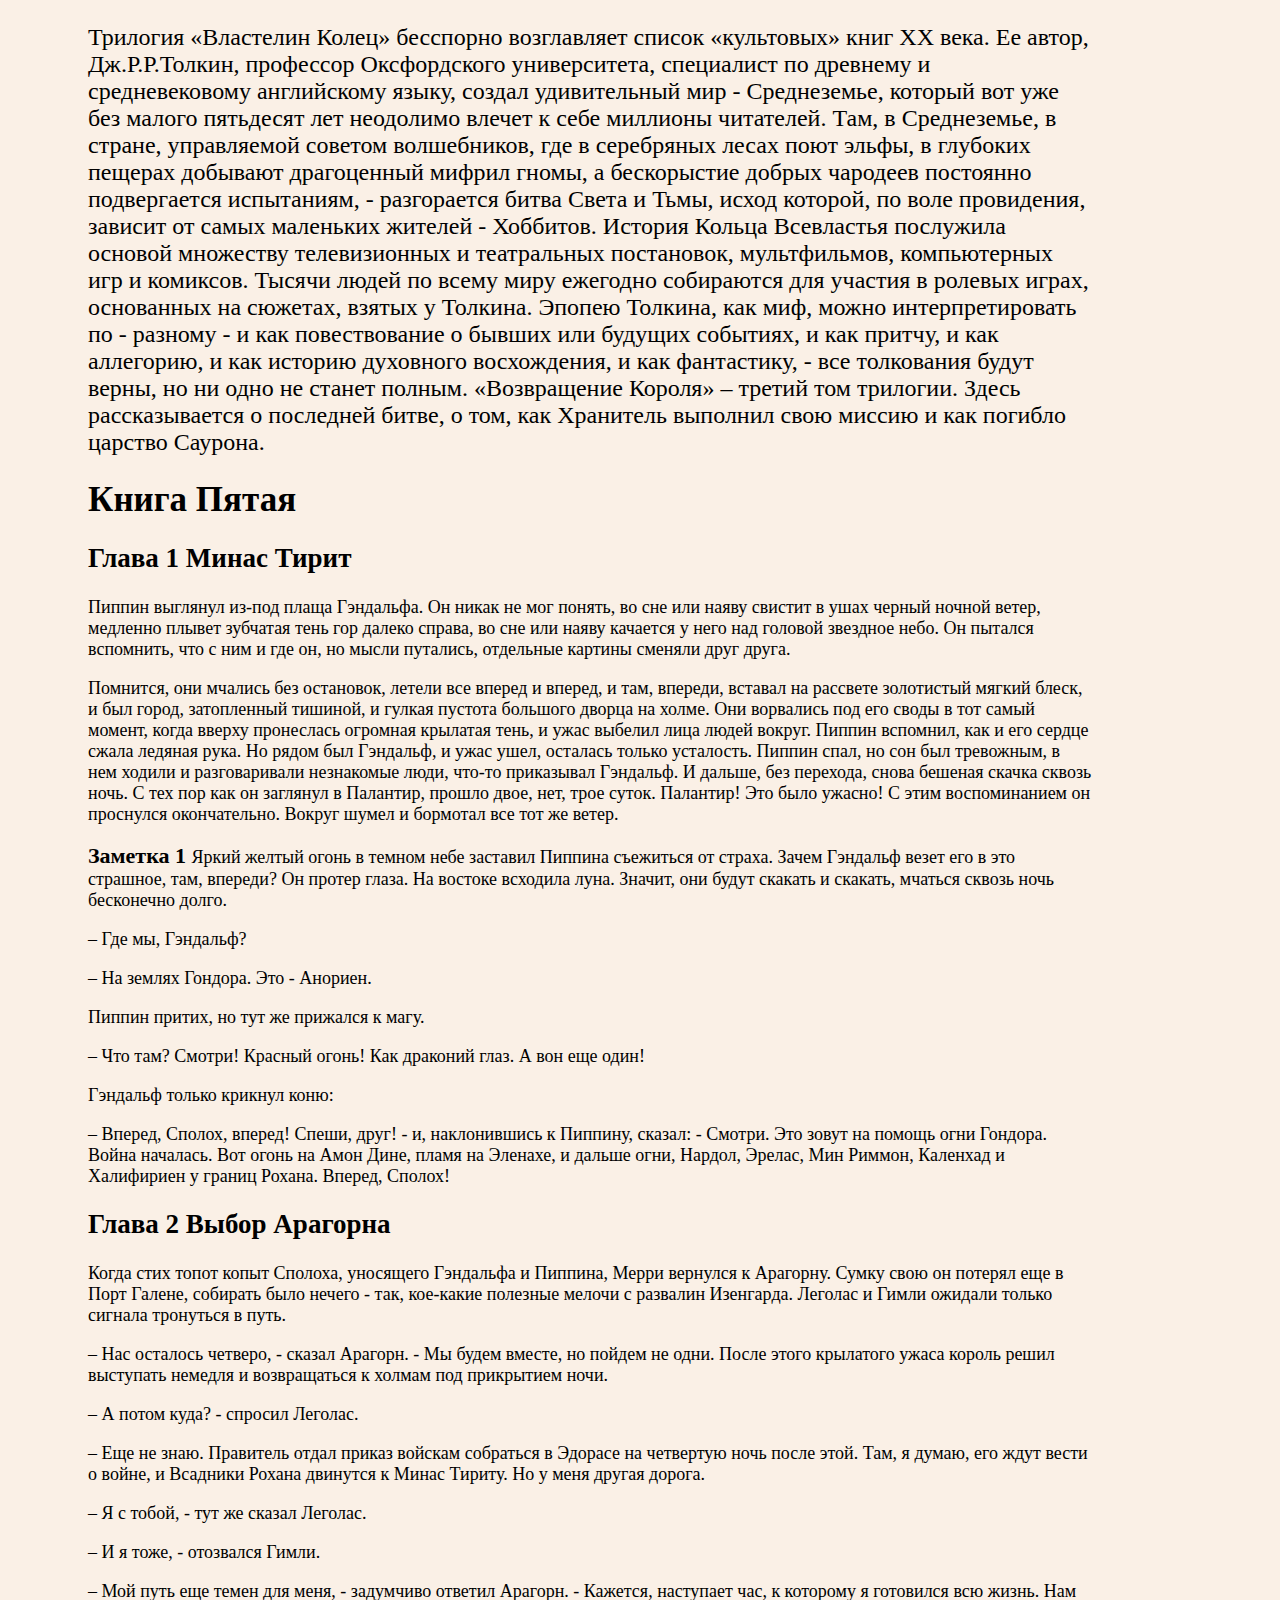
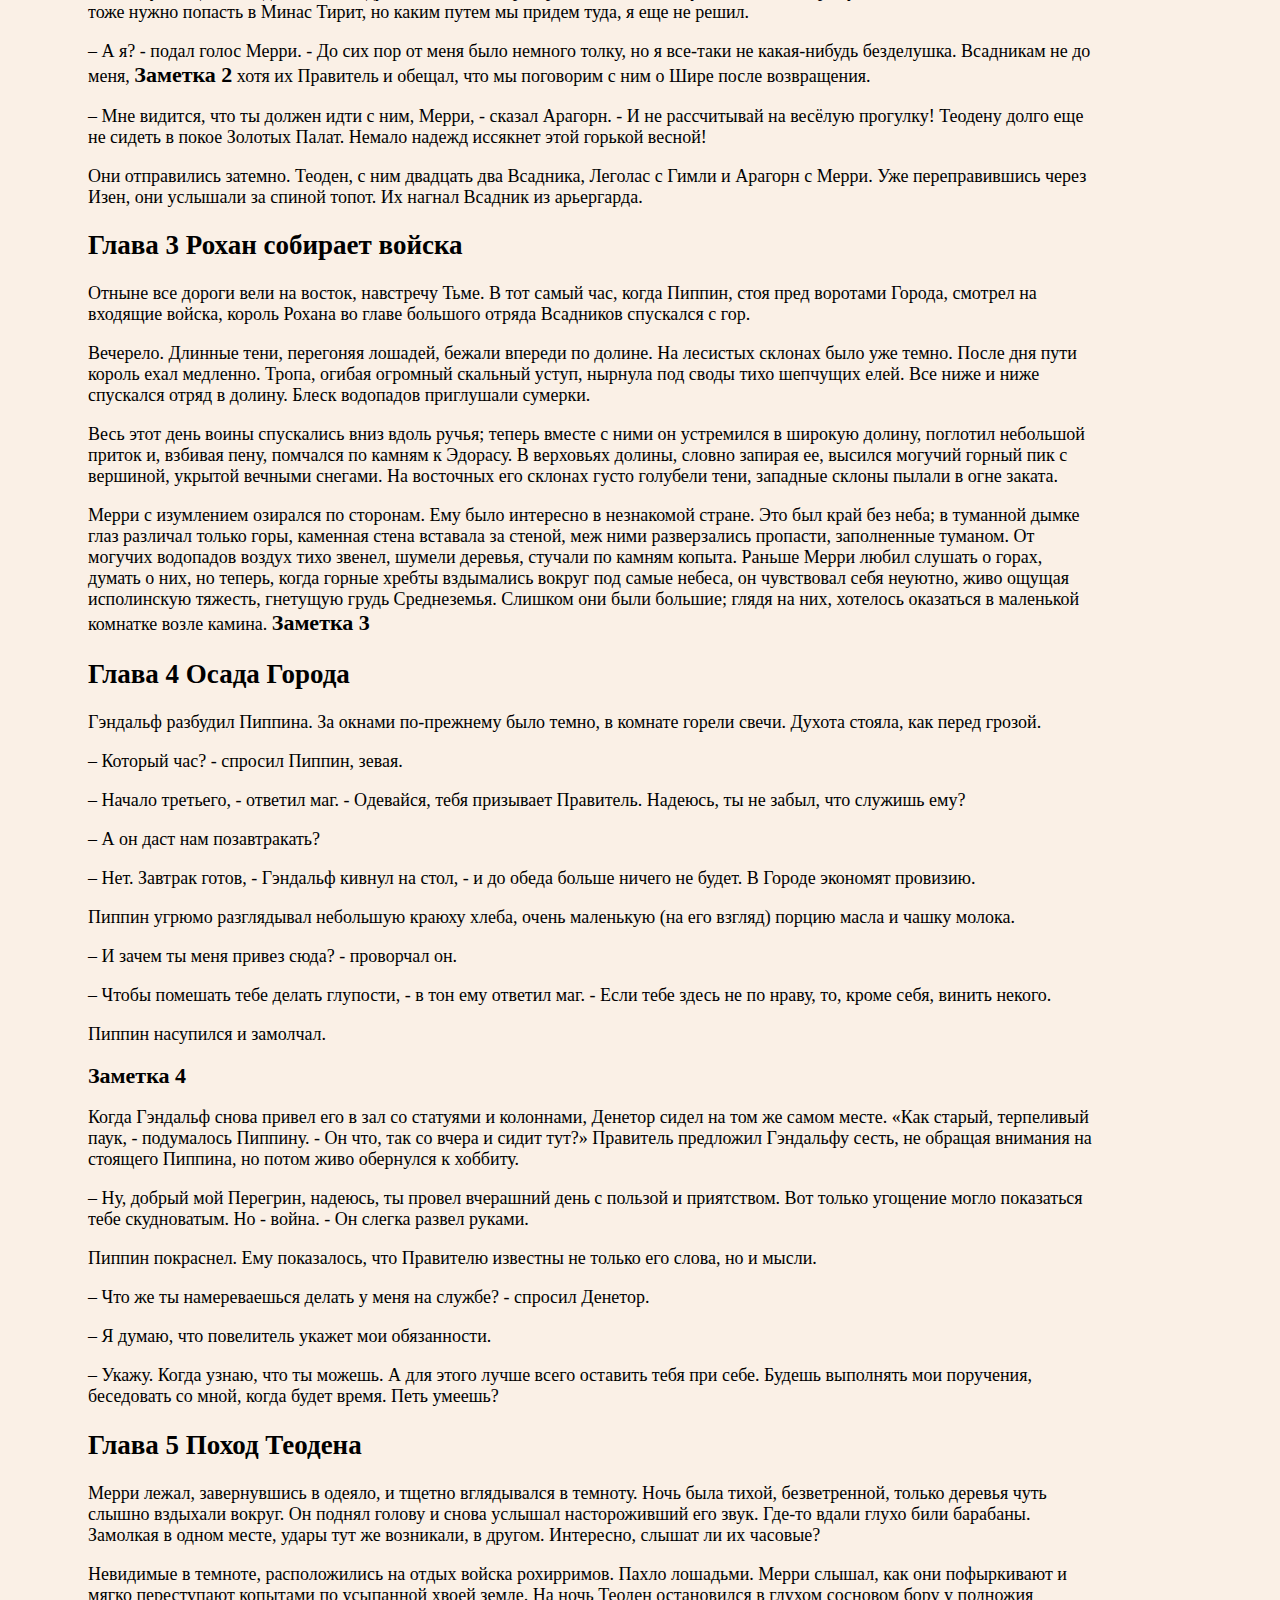
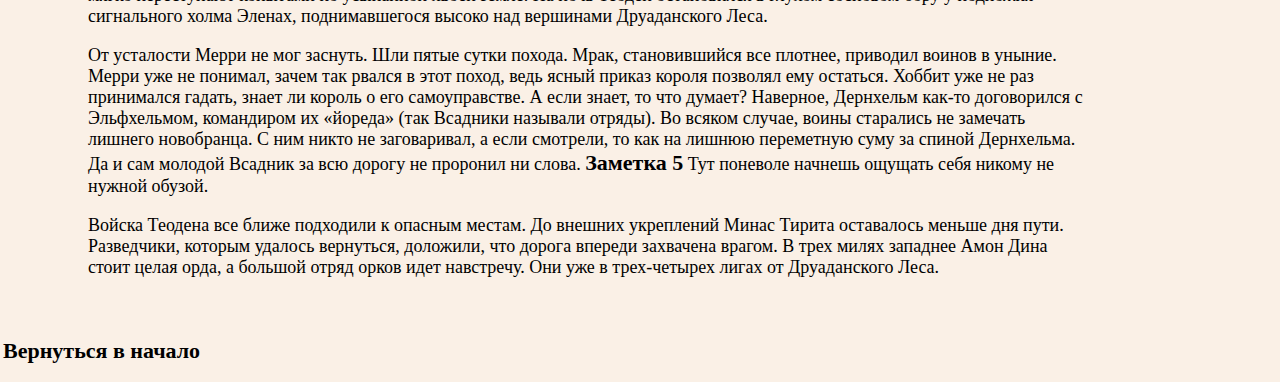
<file: 1-zad/index.html>
<!DOCTYPE html>
<html lang="en">
<head>
  <meta charset="UTF-8">
  <meta name="viewport" content="width=device-width, initial-scale=1.0">
  <meta http-equiv="X-UA-Compatible" content="ie=edge">
  <title>HomeWork1</title>
  <link rel="stylesheet" href="css/style.css">
</head>
<body>
<div class="container">
  <div class="hedder">

    <p id="toup">Трилогия «Властелин Колец» бесспорно возглавляет список «культовых» 
    книг XX века. Ее автор, Дж.Р.Р.Толкин, профессор Оксфордского университета, специалист по древнему и средневековому английскому языку, создал удивительный мир - Среднеземье, который вот уже без малого пятьдесят лет неодолимо влечет к себе миллионы читателей. Там, в Среднеземье, в стране, управляемой советом волшебников, где в серебряных лесах поют эльфы, в глубоких пещерах добывают драгоценный мифрил гномы, а бескорыстие добрых чародеев постоянно подвергается испытаниям, - разгорается битва Света и Тьмы, исход которой, по воле провидения, зависит от самых маленьких жителей - Хоббитов. История Кольца Всевластья послужила основой множеству телевизионных и театральных постановок, мультфильмов, компьютерных игр и комиксов. Тысячи людей по всему миру ежегодно собираются для участия в ролевых играх, основанных на сюжетах, взятых у Толкина. Эпопею Толкина, как миф, можно интерпретировать по - разному - и как повествование о бывших или будущих событиях, и как притчу, и как аллегорию, и как историю духовного восхождения, и как фантастику, - все толкования будут верны, но ни одно не станет полным. «Возвращение Короля» – третий том трилогии. Здесь рассказывается о последней битве, о том, как Хранитель выполнил свою миссию и как погибло царство Саурона.</p>

     <h1 class="main.haedder">Книга Пятая</h1>

    <div class="nav">
      <ul>
        <li><a href="#part1">Глава 1 Минас Тирит</a>      
          <ul>
            <li><a href="#notes1">Заметка 1</a></li>
          </ul>
        </li>
      </ul>
      <ul>
        <li><a href="#part2">Глава 2 Выбор Арагорна</a>
          <ul>
            <li><a href="#notes2">Заметка 2</a></li>
          </ul>
        </li>
      </ul>
      <ul>
        <li><a href="#part3">Глава 3 Рохан собирает войска</a>
          <ul>
            <li><a href="#notes3">Заметка 3</a></li>
          </ul>
        </li>
      </ul>
      <ul>
        <li><a href="#part4">Глава 4 Осада Города</a>
          <ul>
            <li><a href="#notes4">Заметка 4</a></li>
          </ul>
        </li>
      </ul>
      <ul>
        <li><a href="#part5">Глава 5 Поход Теодена</a>
          <ul>
            <li><a href="#notes5">Заметка 5</a></li>
          </ul>
        </li>
      </ul>
    </div> <!-- div.nav -->


 </div> <!-- div.hedder -->
<div class="main">
  <h2 id="part1">Глава 1 Минас Тирит</h2>
  <p>Пиппин выглянул из-под плаща Гэндальфа. Он никак не мог понять, во сне или наяву свистит в ушах черный ночной ветер, медленно плывет зубчатая тень гор далеко справа, во сне или наяву качается у него над головой звездное небо. Он пытался вспомнить, что с ним и где он, но мысли путались, отдельные картины сменяли друг друга.</p>
  <p>Помнится, они мчались без остановок, летели все вперед и вперед, и там, впереди, вставал на рассвете золотистый мягкий блеск, и был город, затопленный тишиной, и гулкая пустота большого дворца на холме. Они ворвались под его своды в тот самый момент, когда вверху пронеслась огромная крылатая тень, и ужас выбелил лица людей вокруг. Пиппин вспомнил, как и его сердце сжала ледяная рука. Но рядом был Гэндальф, и ужас ушел, осталась только усталость. Пиппин спал, но сон был тревожным, в нем ходили и разговаривали незнакомые люди, что-то приказывал Гэндальф. И дальше, без перехода, снова бешеная скачка сквозь ночь. С тех пор как он заглянул в Палантир, прошло двое, нет, трое суток. Палантир! Это было ужасно! С этим воспоминанием он проснулся окончательно. Вокруг шумел и бормотал все тот же ветер.</p>
   <p><span id="notes1">Заметка 1 </span>Яркий желтый огонь в темном небе заставил Пиппина съежиться от страха. Зачем Гэндальф везет его в это страшное, там, впереди? Он протер глаза. На востоке всходила луна. Значит, они будут скакать и скакать, мчаться сквозь ночь бесконечно долго.
 </p>
 <p>– Где мы, Гэндальф?</p>
 <p>– На землях Гондора. Это - Анориен.</p>
 <p>Пиппин притих, но тут же прижался к магу.</p>
 <p>– Что там? Смотри! Красный огонь! Как драконий глаз. А вон еще один!</p>
 <p>Гэндальф только крикнул коню:</p>
 <p>– Вперед, Сполох, вперед! Спеши, друг! - и, наклонившись к Пиппину, сказал: - Смотри. Это зовут на помощь огни Гондора. Война началась. Вот огонь на Амон Дине, пламя на Эленахе, и дальше огни, Нардол, Эрелас, Мин Риммон, Каленхад и Халифириен у границ Рохана. Вперед, Сполох!</p>
 <h2 id="part2">Глава 2 Выбор Арагорна</h2>
 <p>Когда стих топот копыт Сполоха, уносящего Гэндальфа и Пиппина, Мерри вернулся к Арагорну. Сумку свою он потерял еще в Порт Галене, собирать было нечего - так, кое-какие полезные мелочи с развалин Изенгарда. Леголас и Гимли ожидали только сигнала тронуться в путь.</p>
 <p>– Нас осталось четверо, - сказал Арагорн. - Мы будем вместе, но пойдем не одни. После этого крылатого ужаса король решил выступать немедля и возвращаться к холмам под прикрытием ночи.</p>
 <p>– А потом куда? - спросил Леголас.</p>
 <p>– Еще не знаю. Правитель отдал приказ войскам собраться в Эдорасе на четвертую ночь после этой. Там, я думаю, его ждут вести о войне, и Всадники Рохана двинутся к Минас Тириту. Но у меня другая дорога.</p>
 <p>– Я с тобой, - тут же сказал Леголас.</p>
 <p>– И я тоже, - отозвался Гимли.</p>
 <p>– Мой путь еще темен для меня, - задумчиво ответил Арагорн. - Кажется, наступает час, к которому я готовился всю жизнь. Нам тоже нужно попасть в Минас Тирит, но каким путем мы придем туда, я еще не решил.</p>
 <p>– А я? - подал голос Мерри. - До сих пор от меня было немного толку, но я все-таки не какая-нибудь безделушка. Всадникам не до меня, <span id="notes2">Заметка 2</span> хотя их Правитель и обещал, что мы поговорим с ним о Шире после возвращения.</p>
 <p>– Мне видится, что ты должен идти с ним, Мерри, - сказал Арагорн. - И не рассчитывай на весёлую прогулку! Теодену долго еще не сидеть в покое Золотых Палат. Немало надежд иссякнет этой горькой весной!</p>
 <p>Они отправились затемно. Теоден, с ним двадцать два Всадника, Леголас с Гимли и Арагорн с Мерри. Уже переправившись через Изен, они услышали за спиной топот. Их нагнал Всадник из арьергарда.</p>
 <h2 id="part3">Глава 3 Рохан собирает войска</h2>
 <p>Отныне все дороги вели на восток, навстречу Тьме. В тот самый час, когда Пиппин, стоя пред воротами Города, смотрел на входящие войска, король Рохана во главе большого отряда Всадников спускался с гор.</p>
 <p>Вечерело. Длинные тени, перегоняя лошадей, бежали впереди по долине. На лесистых склонах было уже темно. После дня пути король ехал медленно. Тропа, огибая огромный скальный уступ, нырнула под своды тихо шепчущих елей. Все ниже и ниже спускался отряд в долину. Блеск водопадов приглушали сумерки.</p>
 <p>Весь этот день воины спускались вниз вдоль ручья; теперь вместе с ними он устремился в широкую долину, поглотил небольшой приток и, взбивая пену, помчался по камням к Эдорасу. В верховьях долины, словно запирая ее, высился могучий горный пик с вершиной, укрытой вечными снегами. На восточных его склонах густо голубели тени, западные склоны пылали в огне заката.</p>
 <p>Мерри с изумлением озирался по сторонам. Ему было интересно в незнакомой стране. Это был край без неба; в туманной дымке глаз различал только горы, каменная стена вставала за стеной, меж ними разверзались пропасти, заполненные туманом. От могучих водопадов воздух тихо звенел, шумели деревья, стучали по камням копыта. Раньше Мерри любил слушать о горах, думать о них, но теперь, когда горные хребты вздымались вокруг под самые небеса, он чувствовал себя неуютно, живо ощущая исполинскую тяжесть, гнетущую грудь Среднеземья. Слишком они были большие; глядя на них, хотелось оказаться в маленькой комнатке возле камина. <span id="notes3">Заметка 3</span></p>
 <h2 id="part4">Глава 4 Осада Города</h2>
 <p>Гэндальф разбудил Пиппина. За окнами по-прежнему было темно, в комнате горели свечи. Духота стояла, как перед грозой.</p>
 <p>– Который час? - спросил Пиппин, зевая.</p>
 <p>– Начало третьего, - ответил маг. - Одевайся, тебя призывает Правитель. Надеюсь, ты не забыл, что служишь ему?</p>
 <p>– А он даст нам позавтракать?</p>
 <p>– Нет. Завтрак готов, - Гэндальф кивнул на стол, - и до обеда больше ничего не будет. В Городе экономят провизию.</p>
 <p>Пиппин угрюмо разглядывал небольшую краюху хлеба, очень маленькую (на его взгляд) порцию масла и чашку молока.</p>
 <p>– И зачем ты меня привез сюда? - проворчал он.</p>
 <p>– Чтобы помешать тебе делать глупости, - в тон ему ответил маг. - Если тебе здесь не по нраву, то, кроме себя, винить некого.</p>
 <p>Пиппин насупился и замолчал.</p>
 <p><span id="notes4">Заметка 4</span></p>
 <p>Когда Гэндальф снова привел его в зал со статуями и колоннами, Денетор сидел на том же самом месте. «Как старый, терпеливый паук, - подумалось Пиппину. - Он что, так со вчера и сидит тут?» Правитель предложил Гэндальфу сесть, не обращая внимания на стоящего Пиппина, но потом живо обернулся к хоббиту.</p>
 <p>– Ну, добрый мой Перегрин, надеюсь, ты провел вчерашний день с пользой и приятством. Вот только угощение могло показаться тебе скудноватым. Но - война. - Он слегка развел руками.</p>
 <p>Пиппин покраснел. Ему показалось, что Правителю известны не только его слова, но и мысли.</p>
 <p>– Что же ты намереваешься делать у меня на службе? - спросил Денетор.</p>
 <p>– Я думаю, что повелитель укажет мои обязанности.</p>
 <p>– Укажу. Когда узнаю, что ты можешь. А для этого лучше всего оставить тебя при себе. Будешь выполнять мои поручения, беседовать со мной, когда будет время. Петь умеешь?</p>
 <h2 id="part5">Глава 5 Поход Теодена</h2>
 <p>Мерри лежал, завернувшись в одеяло, и тщетно вглядывался в темноту. Ночь была тихой, безветренной, только деревья чуть слышно вздыхали вокруг. Он поднял голову и снова услышал настороживший его звук. Где-то вдали глухо били барабаны. Замолкая в одном месте, удары тут же возникали, в другом. Интересно, слышат ли их часовые?</p>
 <p>Невидимые в темноте, расположились на отдых войска рохирримов. Пахло лошадьми. Мерри слышал, как они пофыркивают и мягко переступают копытами по усыпанной хвоей земле. На ночь Теоден остановился в глухом сосновом бору у подножия сигнального холма Эленах, поднимавшегося высоко над вершинами Друаданского Леса.</p>
 <p>От усталости Мерри не мог заснуть. Шли пятые сутки похода. Мрак, становившийся все плотнее, приводил воинов в уныние. Мерри уже не понимал, зачем так рвался в этот поход, ведь ясный приказ короля позволял ему остаться. Хоббит уже не раз принимался гадать, знает ли король о его самоуправстве. А если знает, то что думает? Наверное, Дернхельм как-то договорился с Эльфхельмом, командиром их «йореда» (так Всадники называли отряды). Во всяком случае, воины старались не замечать лишнего новобранца. С ним никто не заговаривал, а если смотрели, то как на лишнюю переметную суму за спиной Дернхельма. Да и сам молодой Всадник за всю дорогу не проронил ни слова. <span id="notes5">Заметка 5</span> Тут поневоле начнешь ощущать себя никому не нужной обузой.</p>
 <p>Войска Теодена все ближе подходили к опасным местам. До внешних укреплений Минас Тирита оставалось меньше дня пути. Разведчики, которым удалось вернуться, доложили, что дорога впереди захвачена врагом. В трех милях западнее Амон Дина стоит целая орда, а большой отряд орков идет навстречу. Они уже в трех-четырех лигах от Друаданского Леса.</p>
 <p><br><br><a href="#toup"><span class="btt">Вернуться в начало</span> </a></p>
 <p></p>  
</div>
</div> <!-- div.container -->
</body>
</html>
</file>
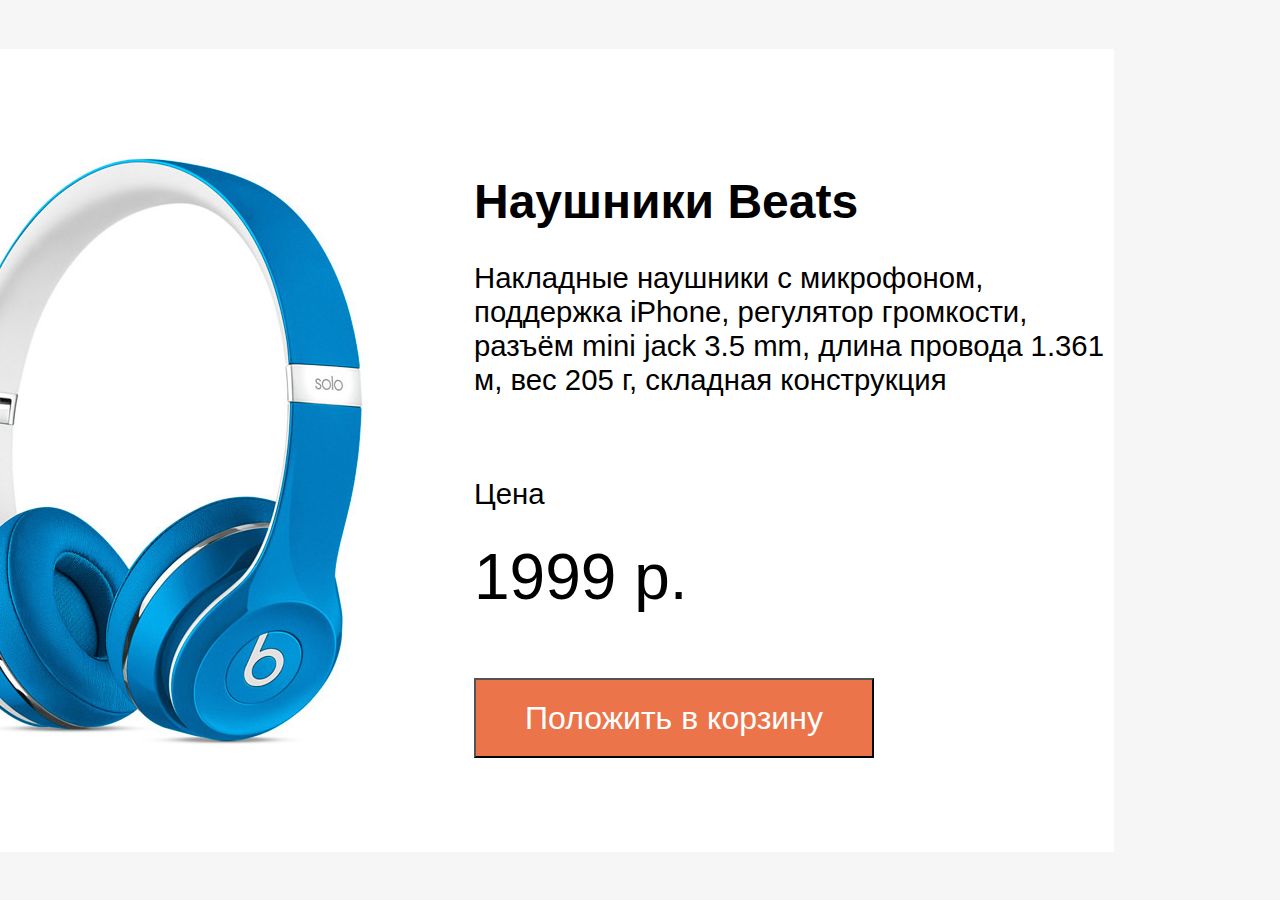
<file: work-2/index.html>
<!DOCTYPE html>
<html lang="en">
<head>
  <meta charset="UTF-8">
  <title>Beats</title>
  <link rel="stylesheet" href="css/style.css">
</head>
<body>
  <div class="container">
    <div class="img">
      <img src="/work-2/photos/img1.jpg" alt="наушники"
      srcset="/work-2/photos/img1.jpg 600w,
              /work-2/photos/img1300x300.jpg 300w"
              sizes="(max-width: 600px) 100vw,
                     (max-width: 300px) 60vw">
    </div><div class="Txt">
<h1 class="hedder">Наушники Beats</h1>
<p class="text">Накладные наушники с микрофоном, поддержка iPhone, регулятор громкости, разъём mini jack 3.5 mm, длина провода 1.361 м, вес 205 г, складная конструкция</p>
<p class="text1">Цена</p>
<p class="chek">1999 р.</p>
<button class="btn">Положить в корзину</button>

    </div>
  </div>


</body>
</html>
</file>
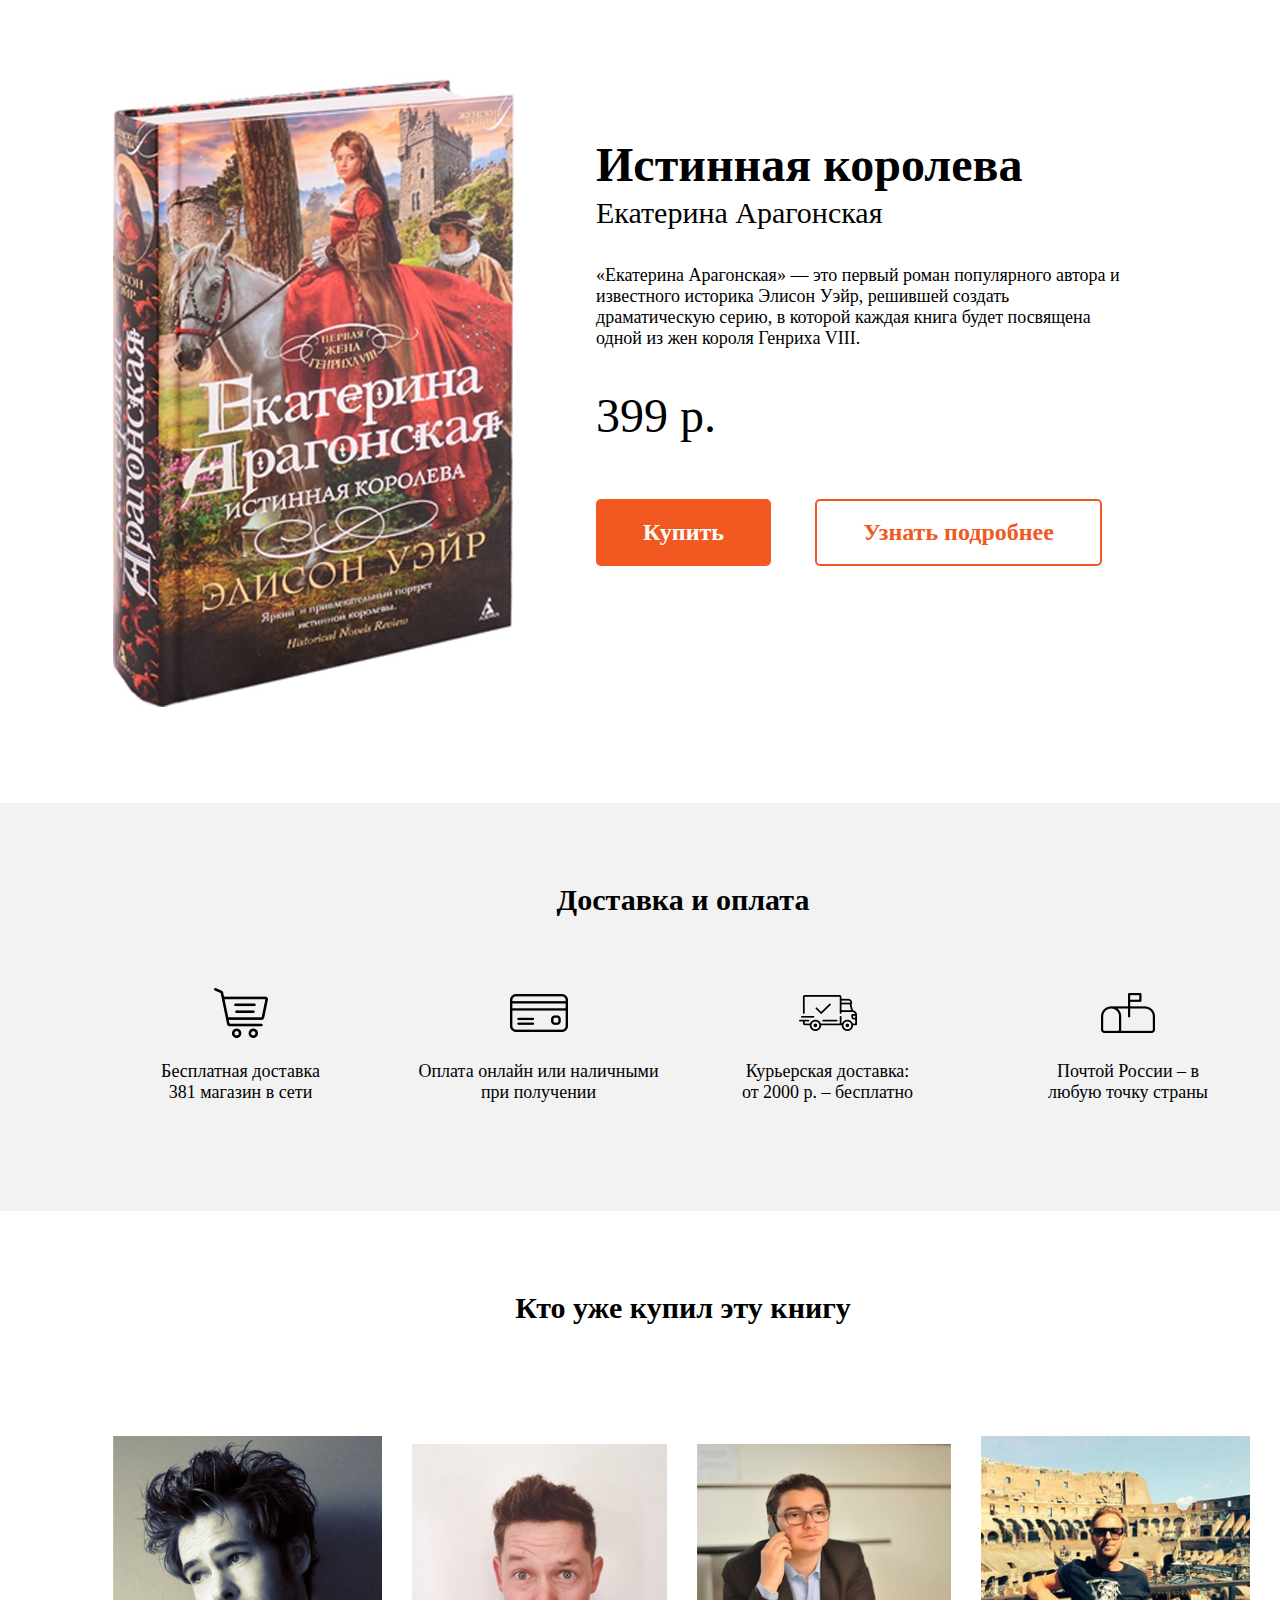
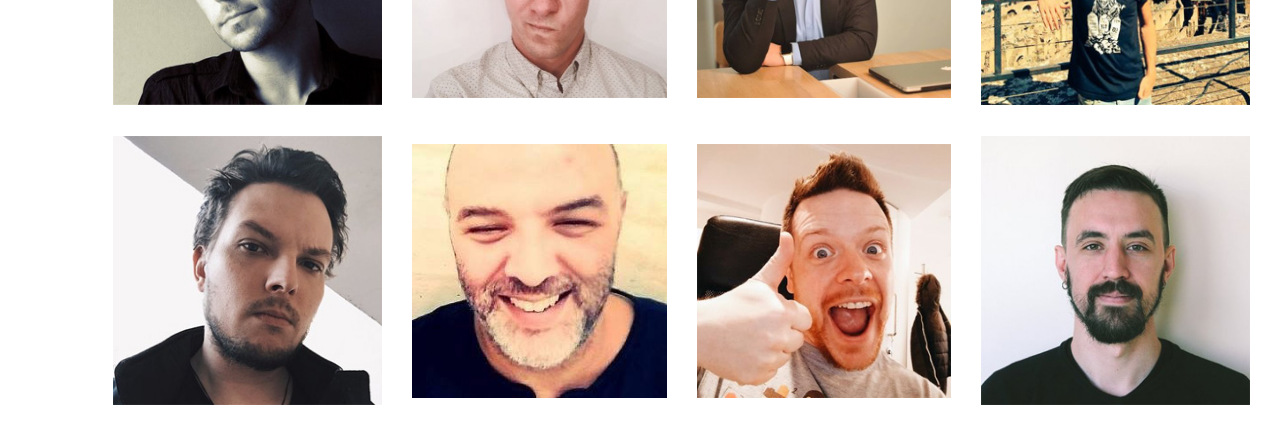
<file: work-3/index.html>
<!DOCTYPE html>
<html lang="en">
<head>
  <meta charset="UTF-8">
  <meta name="viewport" content="width=device-width, initial-scale=1.0">
  <meta http-equiv="X-UA-Compatible" content="ie=edge">
  <title>Document</title>
  <link rel="stylesheet" href="css/style.css">
</head>
<body>
  <div class="hedder">
<div class="img"><img src="/work-3/img/book1.jpg" alt="книга"></div><!-- 10 px от hedder -->
<div class="Htext">
<h1>Истинная королева</h1>
<h2 class="hedderh2">Екатерина Арагонская</h2>
<p class="regt">«Екатерина Арагонская» — это первый роман популярного автора и известного историка Элисон Уэйр, решившей создать драматическую серию, в которой каждая книга будет посвящена одной из жен короля Генриха VIII.</p>
<p class="mon">399 р.</p>
<button class="btn1">Купить</button>
<button class="btn2">Узнать подробнее</button>
</div>
</div>
<div class="main">
  <h2 class="mainh2">Доставка и оплата</h2>
  <div class="block1 maintxt">
    <img src="/work-3/img/Shopping-cart-img1.png" alt="icon1" class="icon1">
    <p>Бесплатная доставка 
      381 магазин в сети</p>
  </div>
  <div class="block2 maintxt">
    <img src="/work-3/img/Credit-card-img-2.png" alt="icon2" class="icon2">
    <p>Оплата онлайн или наличными при получении</p>
  </div>
  <div class="block3 maintxt">
    <img src="/work-3/img/Shipped-img-3.png" alt="icon3" class="icon3">
    <p>Курьерская доставка: 
      от 2000 р. – бесплатно</p>
  </div>
  <div class="block4 maintxt">
    <img src="/work-3/img/Mailbox-img-4.png" alt="icon4" class="icon4">
    <p>Почтой России – 
      в любую точку страны</p>
  </div>
</div>
<div class="footer">
  <h2 class="footerh2">Кто уже купил эту книгу</h2>
  <div class="plase1"><img class="plase2" src="/work-3/img/man1.jpg" alt="man-1"><img class="plase" src="/work-3/img/man-2.jpg" alt="man-2"><img class="plase" src="/work-3/img/man-3.jpg" alt="man-3"><img class="plase3" src="/work-3/img/man-4.jpg" alt="man-4"></div>
  <div class="plase1-5">
  <img class="plase2-5" src="/work-3/img/man-5.jpg" alt="man-5"><img class="plase4" src="/work-3/img/man-6.jpg" alt="man-6"><img class="plase4" src="/work-3/img/man-7.jpg" alt="man-7"><img class="plase3-5" src="/work-3/img/man-8.jpg" alt="man-8"></div>
</div>
</body>
</html>
</file>
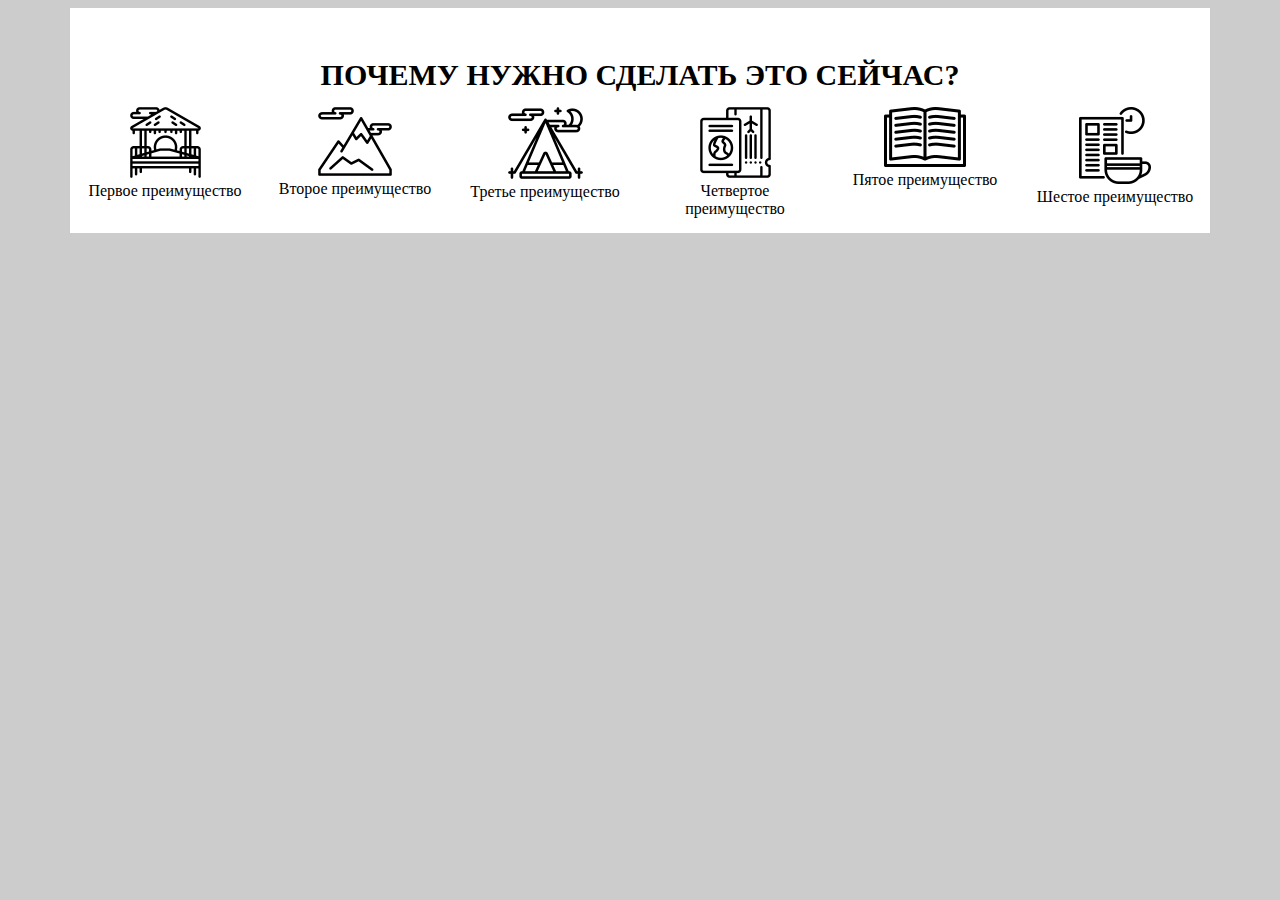
<file: work-4/index.html>
<!doctype html>
<html lang="en">
  <head>
    <title>Title</title>
    <!-- Required meta tags -->
    <meta charset="utf-8">
    <meta name="viewport" content="width=device-width, initial-scale=1, shrink-to-fit=no">

    <!-- Bootstrap CSS -->
    <link rel="stylesheet" href= "/Bootstrap/bootstrap-grid.css">
    <link rel="stylesheet" href="/work-4/css/style.css">

  </head>
  <body>
   <div class="container">
   
     <div class="row">
      <div class="h1 col col-12">ПОЧЕМУ НУЖНО СДЕЛАТЬ ЭТО СЕЙЧАС? </div>
       <div class="col col-6 col-sm-6 col-md-4 col-lg-2" ><img src="/work-4/img/icon-1.png" alt="иконка"> <br>
      Первое преимущество
      </div>
       <div class="col col-6 col-sm-6 col-md-4 col-lg-2" ><img src="/work-4/img/icon-2.png" alt="иконка"><br> 
      Второе преимущество
      </div>
       <div class="col col-6 col-sm-6 col-md-4 col-lg-2" ><img src="/work-4/img/icon-3.png" alt="иконка"> <br>
      Третье преимущество
      </div>
       <div class="col col-6 col-sm-6 col-md-4 col-lg-2" ><img src="/work-4/img/icon-4.png" alt="иконка"> <br>
      Четвертое преимущество
      </div>
       <div class="col col-6 col-sm-6 col-md-4 col-lg-2" ><img src="/work-4/img/icon-5.png" alt="иконка"> <br>
      Пятое преимущество
      </div>
       <div class="col col-6 col-sm-6 col-md-4 col-lg-2" ><img src="/work-4/img/icon-6.png" alt="иконка"> <br>
      Шестое преимущество
      </div>
     </div>
   </div>
  </body>
</html>
</file>
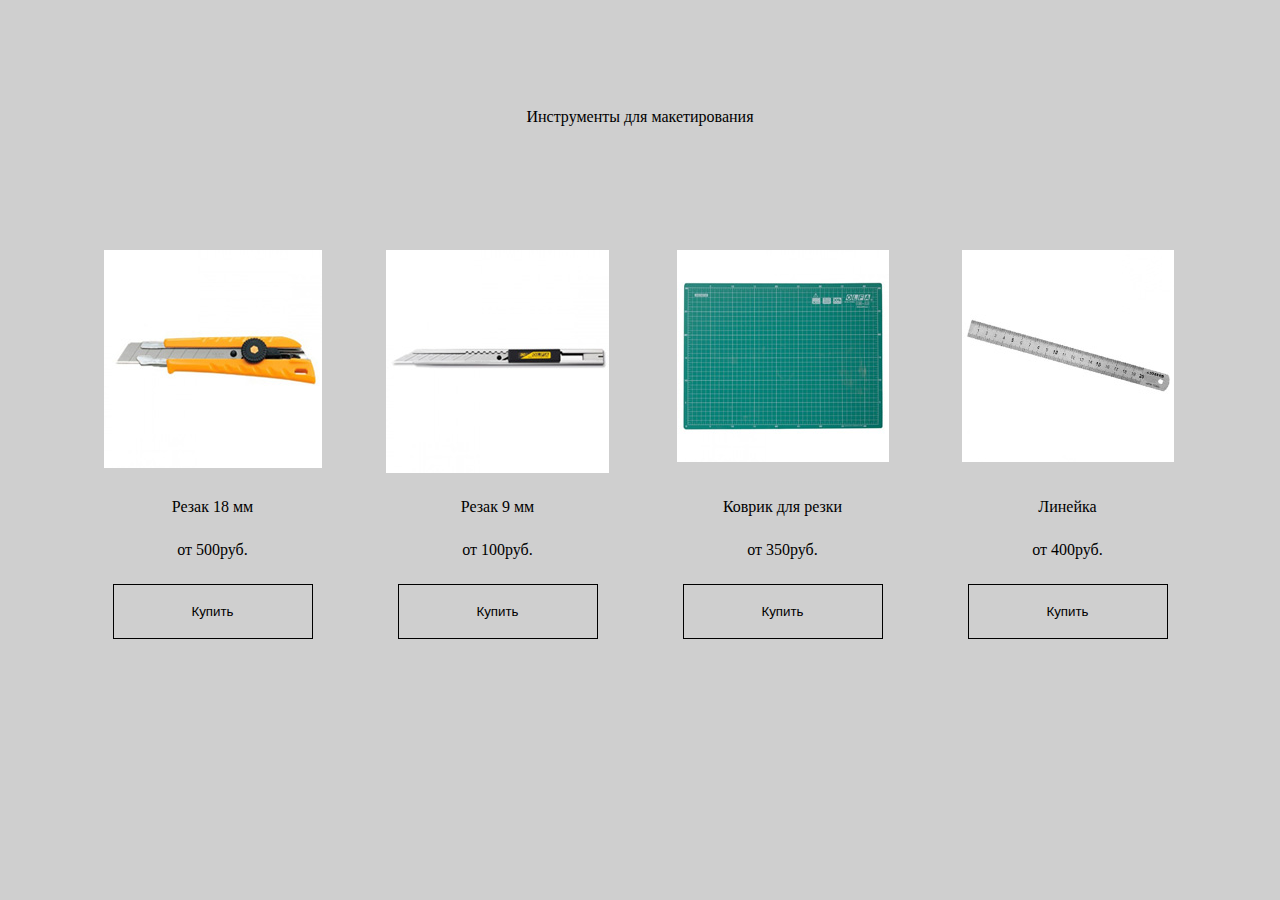
<file: work-6/index.html>
<!doctype html>
<html lang="en">
  <head>
    <title>Instruments</title>
    <!-- Required meta tags -->
    <meta charset="utf-8">
    <meta name="viewport" content="width=device-width, initial-scale=1, shrink-to-fit=no">

    <!-- Bootstrap CSS -->
    <link rel="stylesheet" href="https://stackpath.bootstrapcdn.com/bootstrap/4.1.2/css/bootstrap.min.css" integrity="sha384-Smlep5jCw/wG7hdkwQ/Z5nLIefveQRIY9nfy6xoR1uRYBtpZgI6339F5dgvm/e9B" crossorigin="anonymous">
    <link rel="stylesheet" href="css/style.css">
    <link rel="stylesheet" href="/Bootstrap/bootstrap-grid.css">
  </head>
  <body>
<section class="main">
  <div class="container">
    <div class="header">Инструменты для макетирования</div>
    <div class="row">
      <div class="col">
        <div class="img"><img src="/work-6/img/chopper.jpg" alt="резак"></div>
        <div class="main_text">Резак 18 мм</div>
        <div class="price">от 500руб.</div>
        <button>Купить</button>
      </div>
      <div class="col">
          <div class="img"><img src="/work-6/img/chopper-narrow.jpg" alt="резак"></div>
          <div class="main_text">Резак 9 мм</div>
          <div class="price">от 100руб.</div>
          <button>Купить</button>
      </div>
      <div class="col">
          <div class="img"><img src="/work-6/img/mat.jpg" alt="резак"></div>
          <div class="main_text">Коврик для резки</div>
          <div class="price">от 350руб.</div>
          <button>Купить</button>
      </div>
      <div class="col">
          <div class="img"><img src="/work-6/img/straightedge.jpg" alt="резак"></div>
          <div class="main_text">Линейка</div>
          <div class="price">от 400руб.</div>
          <button>Купить</button>
      </div>
    </div>
  </div>
</section>
  </body>
</html>
</file>
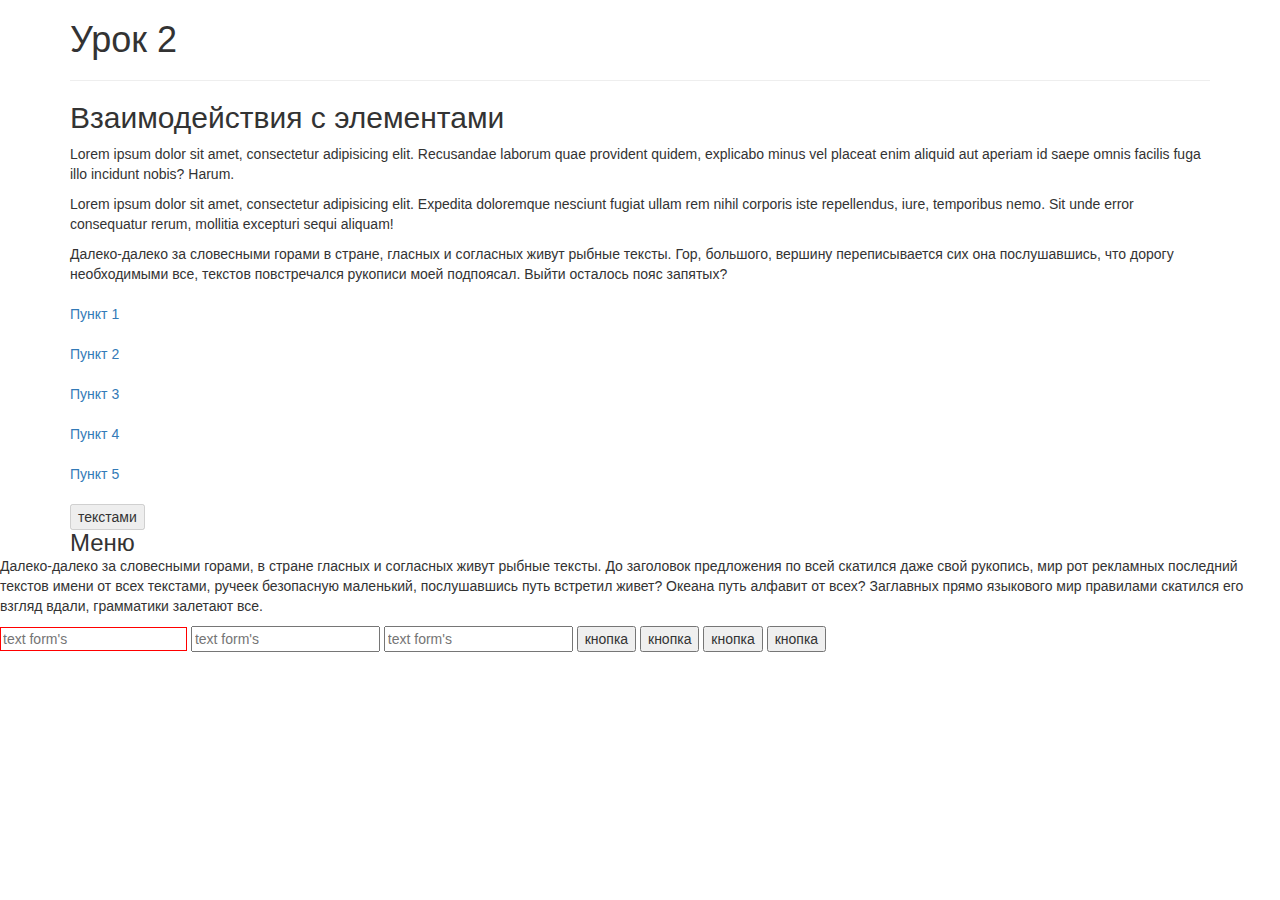
<file: JQ/les2/lesson 2/index.html>
<!DOCTYPE html>
<html lang="en">
<head>
	<meta charset="UTF-8">
	<title>Lesson 2</title>
	<link rel="stylesheet" href="css/bootstrap.min.css">
	<link rel="stylesheet" href="css/style.css">
</head>
<body>

	<div class="container">
		<h1>Урок 2</h1>
		<hr>
		<h2>Взаимодействия с <span>элементами</span></h2>
		<p class="text">Lorem ipsum dolor sit amet, consectetur adipisicing elit. Recusandae laborum quae provident quidem, explicabo minus vel placeat enim aliquid aut aperiam id saepe omnis facilis fuga illo incidunt nobis? Harum.</p>
		<p>Lorem ipsum dolor sit amet, consectetur adipisicing elit. Expedita doloremque nesciunt fugiat ullam rem nihil corporis iste repellendus, iure, temporibus nemo. Sit unde error consequatur rerum, mollitia excepturi sequi aliquam!</p>
		<p class="blue-text">Далеко-далеко за словесными горами в стране, гласных и согласных живут рыбные тексты. Гор, большого, вершину переписывается сих она послушавшись, что дорогу необходимыми все, текстов повстречался рукописи моей подпоясал. Выйти осталось пояс запятых?</p>
		<ul class="first_ul">
			<li name="gender"><a href="#">Пункт 1</a></li>
			<li><a href="#">Пункт 2</a></li>
			<li><a href="#">Пункт 3</a></li>
			<li><a href="#">Пункт 4</a></li>
			<li><a href="#">Пункт 5</a></li>
		</ul>
		<button disabled="disabled">текстами</button>
		<h3>Меню</h3>
		<div class="menu">
			<ul class="second_ul">
				<li><a href="#">Пункт 1</a></li>
				<li><a href="#">Пункт 2</a></li>
				<li><a href="#">Пункт 3</a></li>
				<li><a href="#">Пункт 4</a></li>
				<li><a href="#">Пункт 5</a></li>
			</ul>
		</div>
	
	</div>

	<form action="">
		<p class="from-control">Далеко-далеко за словесными горами, в стране гласных и согласных живут рыбные тексты. До заголовок предложения по всей скатился даже свой рукопись, мир рот рекламных последний текстов имени от всех текстами, ручеек безопасную маленький, послушавшись путь встретил живет? Океана путь алфавит от всех? Заглавных прямо языкового мир правилами скатился его взгляд вдали, грамматики залетают все.</p>
		<input name="gender" type="text" placeholder="text form's" >
		<input class="from-control" type="text" placeholder="text form's">
		<input type="text" placeholder="text form's">
		<button type="button">кнопка</button>
		<button type="submit">кнопка</button>
		<button type="menu">кнопка</button>
		<button type="reset">кнопка</button>



	</form>
	
	<script src="http://code.jquery.com/jquery-2.2.4.min.js"></script>
	<script src="js/main.js"></script> 
	
</body> 
</html>
</file>
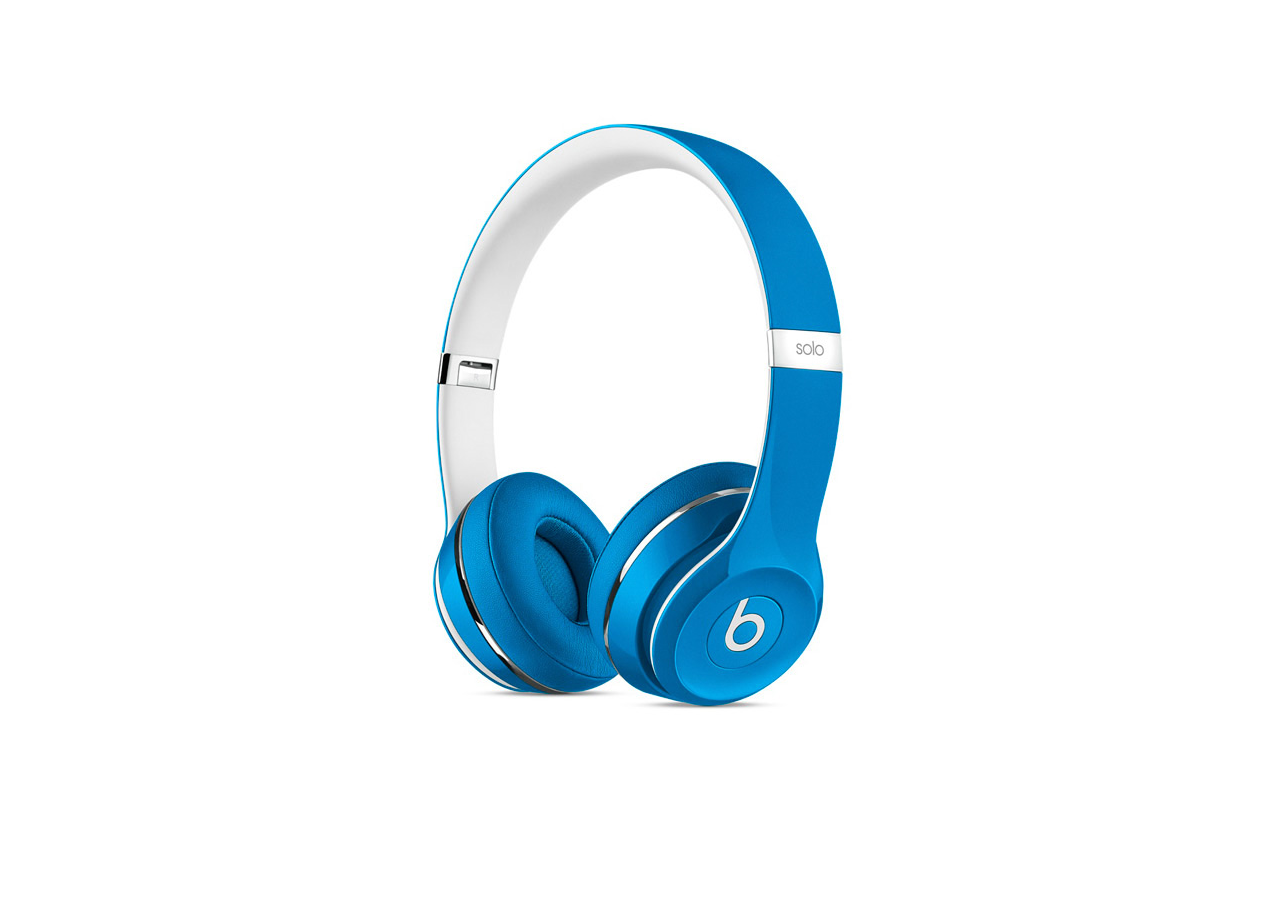
<file: work-2/test.html>
<!DOCTYPE html>
<html lang="en">
<head>
  <meta charset="UTF-8">
  <meta name="viewport" content="width=device-width, initial-scale=1.0">
  <meta http-equiv="X-UA-Compatible" content="ie=edge">
  <title>Document</title>
  <link rel="stylesheet" href="css/test.css">
</head>
<body>
  <div class="img"> <img src="/work-2/photos/img1.jpg" alt="наушники"></div>
 
</body>
</html>
</file>
<file: 1-zad/css/style.css>
h1 {
  font-size: 35px;
  text-align: left;
}

body {
  background-color: #FAF0E6;
}

.hedder p {
  font-size: 24px;
  margin-right: 103px;
}

ul {
  margin-bottom: 4px;
  margin-top: 4px;
}

a {
  text-decoration: none;
  color: #000;
}

.main {
  font-size: 18px;
  top: 650px;
  margin-right: 100px;
}

.nav {
  font-size: 20px;
  position: fixed;
  background: #FFFF00;
  border: solid;
  top: 50px;
  left: 1720px;
}

span {
  font-weight: bold;
  font-size: 22px;
}

.container {
  margin-left: 80px;
  margin-right: 80px;
}

.btt {
  position: relative;
  left: -85px;
}
/*# sourceMappingURL=style.css.map */
</file>
<file: work-2/css/style.css>
* {
  -webkit-box-sizing: border-box;
          box-sizing: border-box;
}

body {
  background-color: #f6f6f6;
  width: 100%;
  margin: 0px;
}

.container {
  background-color: #fff;
  position: absolute;
  left: 50%;
  top: 50%;
  margin-top: -401.5px;
  margin-left: -806px;
  display: inline-block;
  max-width: 1612px;
  width: 100%;
  max-height: 803px;
  height: 100%;
  padding: 10px;
}

.img {
  display: inline-block;
  position: relative;
  width: 50%;
  max-width: 825px;
  height: 100%;
  vertical-align: middle;
  overflow: hidden;
}

img {
  position: absolute;
  top: 50%;
  left: 50%;
  margin-top: -300px;
  margin-left: -300px;
  max-width: 600px;
  width: 100%;
  max-height: 600px;
  height: 100%;
}

.Txt {
  display: inline-block;
  width: 50%;
  vertical-align: middle;
  right: 0px;
}

.hedder {
  font-family: Arial;
  font-size: 36pt;
  font-weight: bold;
}

.text {
  font-family: Arial;
  font-size: 22pt;
  margin-bottom: 80px;
}

.text1 {
  font-family: Arial;
  font-size: 22pt;
}

.chek {
  font-family: Arial;
  font-size: 48pt;
  margin-top: 20px;
}

.btn {
  width: 400px;
  height: 80px;
  font-family: Arial;
  font-size: 24pt;
  background-color: #ec744a;
  color: #fff;
}
/*# sourceMappingURL=style.css.map */
</file>
<file: work-3/css/style.css>
* {
  -webkit-box-sizing: border-box;
          box-sizing: border-box;
}

body {
  width: 1366px;
  background-color: #fff;
  margin: 0;
  margin-left: auto;
  margin-right: auto;
}

.hedder {
  margin: 0px 113px 0 113px;
  height: 803px;
  padding-top: 77px;
}

.img {
  display: inline-block;
  margin-right: 75px;
}

.Htext {
  display: inline-block;
  vertical-align: top;
  width: 526px;
  font-family: Tahoma;
}

h1 {
  font-size: 48px;
  margin: 0;
  height: 105px;
  padding-top: 60px;
}

.hedderh2 {
  padding-top: 14px;
  margin: 0px;
  font-size: 30px;
  font-weight: normal;
  font-family: Tahoma;
}

.regt {
  margin: 0px;
  padding-top: 35px;
  font-size: 18px;
}

.mon {
  font-size: 48px;
  margin: 0px;
  height: 97px;
  vertical-align: baseline;
  padding-top: 39px;
}

.btn1 {
  margin-top: 53px;
  height: 67px;
  width: 175px;
  background-color: #f15921;
  border: 0;
  font-size: 24px;
  color: #fff;
  border-radius: 5px;
  font-family: Tahoma;
  font-weight: bold;
  margin-right: 40px;
}

.btn2 {
  margin-top: 53px;
  height: 67px;
  width: 287px;
  background-color: #ffffff;
  border: solid 2px;
  font-size: 24px;
  color: #f05a22;
  border-radius: 5px;
  font-family: Tahoma;
  font-weight: bold;
}

.main {
  width: 100%;
  height: 408px;
  background-color: #f2f2f2;
  position: relative;
}

.mainh2 {
  padding-top: 14px;
  margin: 0px;
  font-size: 30px;
  font-family: Tahoma;
  height: 115px;
  padding-top: 80px;
  text-align: center;
  width: 100%;
}

.block1 {
  display: inline-block;
  position: absolute;
  top: 50%;
  margin-top: -19px;
  margin-left: 159px;
  text-align: center;
  width: 163px;
}

.block2 {
  display: inline-block;
  position: absolute;
  top: 50%;
  margin-top: -19px;
  margin-left: 418px;
  width: 241px;
}

.block3 {
  display: inline-block;
  position: absolute;
  top: 50%;
  width: 173px;
  margin-top: -19px;
  margin-left: 741px;
}

.block4 {
  display: inline-block;
  position: absolute;
  top: 50%;
  margin-top: -19px;
  margin-left: 1042px;
  width: 172px;
}

.maintxt {
  text-align: center;
  font-size: 18px;
  font-family: OpenSans;
}

.icon2 {
  padding: 6px;
}

.icon3 {
  padding: 7px;
}

.icon4 {
  padding: 5px;
}

.plase {
  vertical-align: middle;
  display: inline-block;
  margin: auto;
  width: 25%;
  padding: 40px 15px;
}

.plase1 {
  position: absolute;
  display: inline-block;
  margin-left: 113px;
  margin-right: 113px;
  margin-top: 70px;
  width: 1137px;
}

.plase1-5 {
  position: absolute;
  display: inline-block;
  margin-left: 113px;
  margin-right: 113px;
  width: 1137px;
}

.plase2 {
  vertical-align: middle;
  display: inline-block;
  margin: auto;
  width: 25%;
  padding: 40px 15px 40px 0px;
}

.plase3 {
  vertical-align: middle;
  display: inline-block;
  margin: auto;
  width: 25%;
  padding: 40px 0px 40px 15px;
}

.footer {
  display: inline-block;
  width: 1140px;
}

.plase4 {
  vertical-align: middle;
  display: inline-block;
  margin-top: 370px;
  width: 25%;
  padding: 40px 15px 40px 15px;
}

.plase2-5 {
  vertical-align: middle;
  display: inline-block;
  margin: auto;
  width: 25%;
  margin-top: 370px;
  padding: 40px 15px 40px 0px;
}

.plase3-5 {
  vertical-align: middle;
  display: inline-block;
  margin: auto;
  width: 25%;
  padding: 40px 0px 40px 15px;
  margin-top: 370px;
}

.footerh2 {
  padding-top: 14px;
  margin: 0px;
  font-size: 30px;
  font-family: Tahoma;
  height: 115px;
  padding-top: 80px;
  text-align: center;
  width: 1366px;
}
/*# sourceMappingURL=style.css.map */
</file>
<file: work-4/css/style.css>
body {
  background-color: #ccc;
}

.box {
  height: 60px;
}

.col {
  background-color: #ffffff;
  float: left;
  text-align: center;
  padding-bottom: 15px;
}

.h1 {
  font-size: 30px;
  padding-top: 50px;
  padding-bottom: 15px;
  font-weight: bold;
}
/*# sourceMappingURL=style.css.map */
</file>
<file: work-6/css/style.css>
* {
  background: #cfcfcf;
}

.header {
  display: -webkit-box;
  display: -ms-flexbox;
  display: flex;
  -webkit-box-pack: center;
      -ms-flex-pack: center;
          justify-content: center;
  padding-top: 100px;
  padding-bottom: 124px;
}

.main {
  display: -webkit-box;
  display: -ms-flexbox;
  display: flex;
  -webkit-box-align: center;
      -ms-flex-align: center;
          align-items: center;
  -webkit-box-pack: center;
      -ms-flex-pack: center;
          justify-content: center;
}

.col {
  -webkit-box-pack: center;
      -ms-flex-pack: center;
          justify-content: center;
  text-align: center;
}

.row {
  margin-bottom: 100px;
}

.container {
  height: 723px;
}

.img {
  height: 223px;
}

.main_text {
  margin-top: 25px;
  margin-bottom: 25px;
}

button {
  margin-top: 25px;
  height: 55px;
  width: 200px;
  border: solid 1px;
}
/*# sourceMappingURL=style.css.map */
</file>
<file: JQ/les2/lesson 2/css/style.css>
ul {
	list-style: none;
	padding: 0;
}
ul li {
	padding: 10px 0;
}
h3{
	margin: 0;
	padding: 0;
}

.menu{
	position: absolute;
	background: #fff;
	width: 300px;
	border: solid 1px #ccc
}
</file>
<file: work-2/css/test.css>
html {
  text-align: center;
}

.img {
  display: inline-block;
  margin: 15px;
  text-align: center;
}

img {
  display: inline-block;
  padding: 50px;
}

body {
  margin: 50px;
  display: inline-block;
  text-align: center;
}
/*# sourceMappingURL=test.css.map */
</file>
